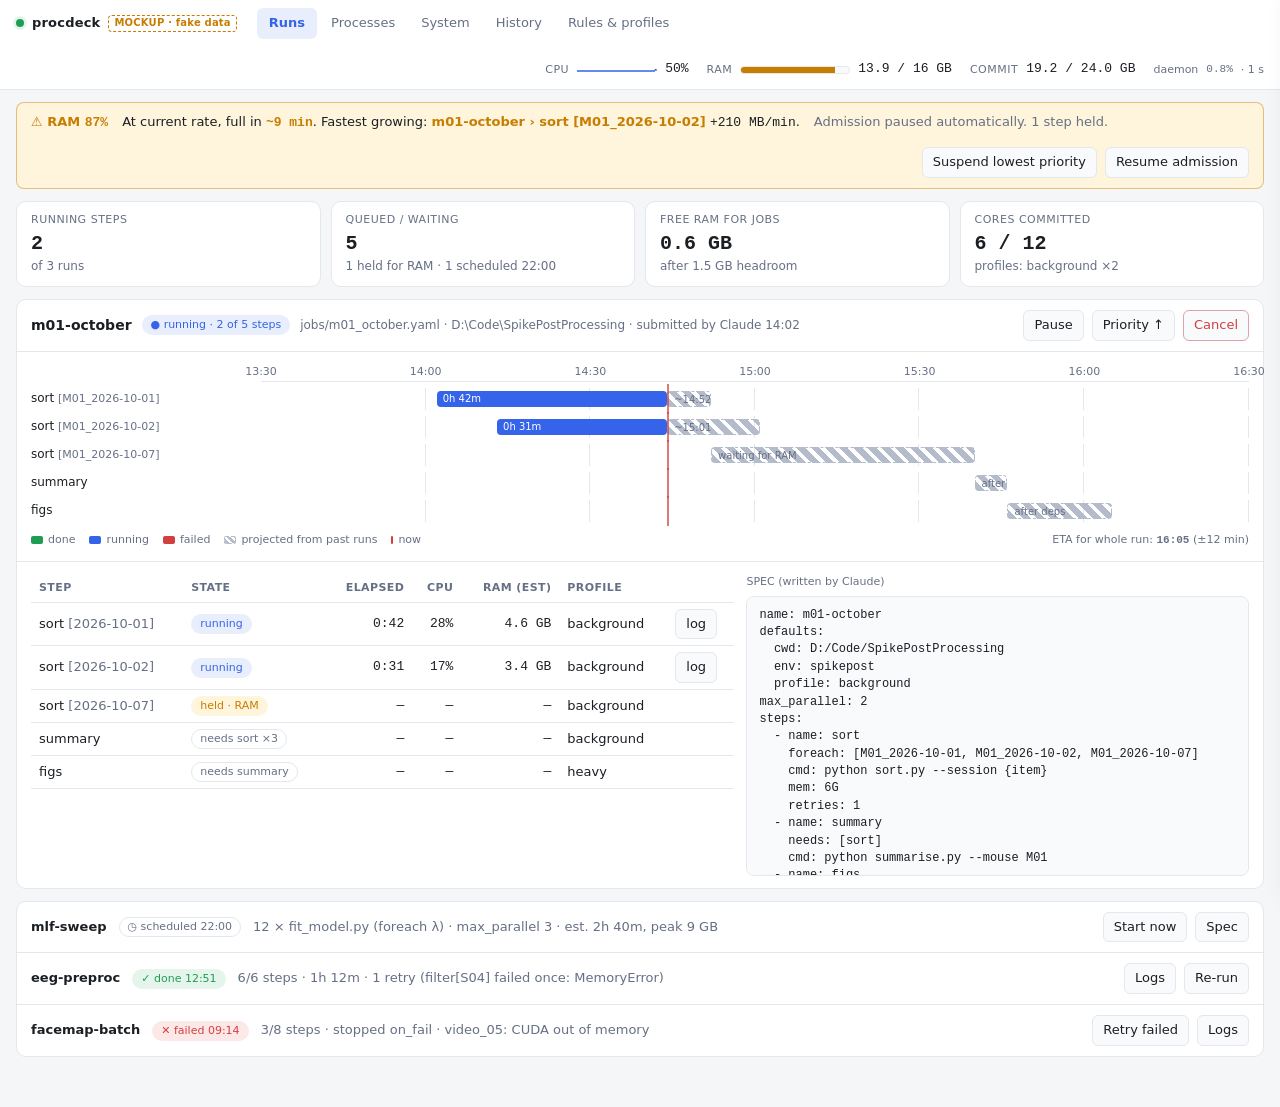
<file: mockup/index.html>
<!doctype html>
<html lang="en">
<head>
<meta charset="utf-8">
<meta name="viewport" content="width=device-width, initial-scale=1">
<title>procdeck (mockup)</title>
<style>
:root{
  --bg:#f5f6f8; --panel:#ffffff; --panel2:#f9fafb; --ink:#1b1f24; --muted:#667085; --line:#e4e7ec;
  --accent:#3563e9; --accent-soft:#e8eefc;
  --ok:#1f9d55; --ok-soft:#e5f5ec; --warn:#c77d00; --warn-soft:#fff4dc; --bad:#d23f3f; --bad-soft:#fde8e8;
  --idle:#8a94a6; --run:#3563e9; --queued:#b4bccb;
  --mono: ui-monospace, "Cascadia Mono", Consolas, monospace;
}
@media (prefers-color-scheme: dark){
  :root{
    --bg:#0d1014; --panel:#151a21; --panel2:#1a2029; --ink:#e6edf3; --muted:#8b949e; --line:#262d37;
    --accent:#6b93ff; --accent-soft:#1c2740;
    --ok:#3fb970; --ok-soft:#14291d; --warn:#e3a33a; --warn-soft:#2e2412; --bad:#f06464; --bad-soft:#331a1a;
    --idle:#7d8796; --run:#6b93ff; --queued:#4a5262;
  }
}
*{box-sizing:border-box}
body{margin:0;background:var(--bg);color:var(--ink);font:13px/1.45 system-ui,-apple-system,"Segoe UI",sans-serif}
.num{font-family:var(--mono);font-variant-numeric:tabular-nums}
.muted{color:var(--muted)}
button{font:inherit;color:inherit;background:var(--panel2);border:1px solid var(--line);border-radius:6px;padding:5px 10px;cursor:pointer}
button:hover{border-color:var(--accent)}
button.primary{background:var(--accent);border-color:var(--accent);color:#fff}
button.danger{color:var(--bad);border-color:color-mix(in srgb,var(--bad) 40%,var(--line))}
select,input[type=number]{font:inherit;color:inherit;background:var(--panel2);border:1px solid var(--line);border-radius:6px;padding:4px 6px}

/* header */
header{position:sticky;top:0;z-index:5;background:var(--panel);border-bottom:1px solid var(--line);display:flex;align-items:center;gap:20px;padding:8px 16px;flex-wrap:wrap}
.brand{font-weight:700;letter-spacing:.2px;display:flex;align-items:center;gap:8px}
.brand .dot{width:8px;height:8px;border-radius:50%;background:var(--ok);box-shadow:0 0 0 3px var(--ok-soft)}
nav{display:flex;gap:2px}
nav button{border:none;background:none;padding:6px 12px;border-radius:6px;color:var(--muted)}
nav button.on{background:var(--accent-soft);color:var(--accent);font-weight:600}
.hstats{margin-left:auto;display:flex;gap:18px;align-items:center;flex-wrap:wrap}
.hstat{display:flex;align-items:center;gap:8px}
.hstat .lbl{color:var(--muted);font-size:11px;text-transform:uppercase;letter-spacing:.5px}
.bar{width:110px;height:8px;background:var(--panel2);border:1px solid var(--line);border-radius:5px;overflow:hidden}
.bar>i{display:block;height:100%;background:var(--accent)}
.bar.warn>i{background:var(--warn)}
.bar.bad>i{background:var(--bad)}

/* alert */
.alert{margin:12px 16px 0;padding:10px 14px;border-radius:8px;background:var(--warn-soft);border:1px solid color-mix(in srgb,var(--warn) 45%,transparent);display:flex;gap:14px;align-items:center;flex-wrap:wrap}
.alert b{color:var(--warn)}
.alert .acts{margin-left:auto;display:flex;gap:8px}

main{padding:12px 16px 40px}
.tab{display:none}.tab.on{display:block}
.card{background:var(--panel);border:1px solid var(--line);border-radius:10px;margin-bottom:12px}
.card>.hd{display:flex;align-items:center;gap:10px;padding:10px 14px;border-bottom:1px solid var(--line);flex-wrap:wrap}
.card>.bd{padding:12px 14px}
.hd h2{font-size:14px;margin:0}
.pill{display:inline-flex;align-items:center;gap:5px;font-size:11px;padding:1px 8px;border-radius:999px;border:1px solid var(--line);white-space:nowrap}
.pill.run{color:var(--run);background:var(--accent-soft);border-color:transparent}
.pill.ok{color:var(--ok);background:var(--ok-soft);border-color:transparent}
.pill.warn{color:var(--warn);background:var(--warn-soft);border-color:transparent}
.pill.bad{color:var(--bad);background:var(--bad-soft);border-color:transparent}
.pill.q{color:var(--muted)}

/* admission strip */
.strip{display:grid;grid-template-columns:repeat(auto-fit,minmax(170px,1fr));gap:10px;margin-bottom:12px}
.kpi{background:var(--panel);border:1px solid var(--line);border-radius:10px;padding:10px 14px}
.kpi .lbl{font-size:11px;color:var(--muted);text-transform:uppercase;letter-spacing:.5px}
.kpi .v{font-size:20px;font-weight:600;margin-top:2px}
.kpi .s{font-size:12px;color:var(--muted)}

/* gantt */
.gantt{display:grid;grid-template-columns:230px 1fr;row-gap:6px;align-items:center}
.gantt .axis{grid-column:2;position:relative;height:18px;border-bottom:1px solid var(--line);font-size:11px;color:var(--muted)}
.gantt .axis span{position:absolute;transform:translateX(-50%)}
.gantt .lab{font-size:12px;white-space:nowrap;overflow:hidden;text-overflow:ellipsis;padding-right:10px}
.gantt .lab .sub{color:var(--muted);font-size:11px}
.track{position:relative;height:22px;background:repeating-linear-gradient(90deg,transparent 0 calc(16.66% - 1px),var(--line) calc(16.66% - 1px) 16.66%)}
.seg{position:absolute;top:3px;height:16px;border-radius:4px;font-size:10px;color:#fff;padding:0 6px;line-height:16px;white-space:nowrap;overflow:hidden}
.seg.done{background:var(--ok)}
.seg.run{background:var(--run)}
.seg.fail{background:var(--bad)}
.seg.proj{background:repeating-linear-gradient(45deg,var(--queued) 0 6px,transparent 6px 10px);color:var(--muted);border:1px dashed var(--queued)}
.now{position:absolute;top:-4px;bottom:-4px;width:2px;background:var(--bad);opacity:.7}
.legend{display:flex;gap:14px;font-size:11px;color:var(--muted);margin-top:10px;flex-wrap:wrap}
.legend i{display:inline-block;width:12px;height:8px;border-radius:2px;margin-right:5px;vertical-align:middle}

table{width:100%;border-collapse:collapse}
th{font-size:11px;text-transform:uppercase;letter-spacing:.4px;color:var(--muted);font-weight:600;text-align:left;padding:6px 8px;border-bottom:1px solid var(--line);white-space:nowrap}
td{padding:6px 8px;border-bottom:1px solid var(--line);vertical-align:middle;white-space:nowrap}
tr.child td{background:var(--panel2);font-size:12px}
tr.sel td{background:var(--accent-soft)}
tbody tr.prow{cursor:pointer}
tbody tr.prow:hover td{background:color-mix(in srgb,var(--accent-soft) 60%,transparent)}
td.r,th.r{text-align:right}
.tw{display:inline-block;width:14px;color:var(--muted)}
.lbl-main{font-weight:600}
.lbl-sub{color:var(--muted);font-size:11px;font-family:var(--mono)}
.spark{display:block}
.runs-list .row{display:flex;align-items:center;gap:12px;padding:10px 14px;border-top:1px solid var(--line);flex-wrap:wrap}
.runs-list .row:first-child{border-top:none}
pre.spec{margin:0;font-family:var(--mono);font-size:12px;background:var(--panel2);border:1px solid var(--line);border-radius:8px;padding:10px 12px;overflow:auto;max-height:280px}
.grid2{display:grid;grid-template-columns:1.4fr 1fr;gap:12px}
@media (max-width:1000px){.grid2{grid-template-columns:1fr}.gantt{grid-template-columns:150px 1fr}}

/* drawer */
.drawer{position:fixed;top:0;right:0;bottom:0;width:380px;max-width:100%;background:var(--panel);border-left:1px solid var(--line);box-shadow:-8px 0 24px rgba(0,0,0,.12);transform:translateX(105%);transition:transform .18s ease;z-index:10;display:flex;flex-direction:column}
.drawer.on{transform:none}
.drawer .hd{padding:14px 16px;border-bottom:1px solid var(--line);display:flex;gap:10px;align-items:flex-start}
.drawer .bd{padding:14px 16px;overflow:auto;flex:1}
.drawer h3{margin:0;font-size:14px}
.kv{display:grid;grid-template-columns:70px 1fr;gap:3px 10px;font-size:12px;margin-bottom:14px}
.kv div:nth-child(odd){color:var(--muted)}
.kv div:nth-child(even){font-family:var(--mono);word-break:break-all}
.ctl{margin:14px 0}
.ctl>label{display:block;font-size:11px;text-transform:uppercase;letter-spacing:.4px;color:var(--muted);margin-bottom:6px}
.cores{display:grid;grid-template-columns:repeat(6,1fr);gap:5px}
.cores button{padding:6px 0;font-family:var(--mono);font-size:11px}
.cores button.on{background:var(--accent);color:#fff;border-color:var(--accent)}
.seg-toggle{display:inline-flex;border:1px solid var(--line);border-radius:6px;overflow:hidden}
.seg-toggle button{border:none;border-radius:0}
.seg-toggle button.on{background:var(--accent-soft);color:var(--accent);font-weight:600}
input[type=range]{width:100%}
.note{font-size:11px;color:var(--muted);margin-top:4px}
.btnrow{display:flex;gap:8px;flex-wrap:wrap}

/* system */
.coregrid{display:grid;grid-template-columns:repeat(12,1fr);gap:6px;align-items:end;height:120px}
.corebar{background:var(--panel2);border:1px solid var(--line);border-radius:4px;height:100%;position:relative;overflow:hidden}
.corebar>i{position:absolute;left:0;right:0;bottom:0;background:var(--accent);transition:height .4s}
.corelbl{display:grid;grid-template-columns:repeat(12,1fr);gap:6px;font-size:10px;color:var(--muted);text-align:center;margin-top:4px}
.membar{display:flex;height:22px;border-radius:6px;overflow:hidden;border:1px solid var(--line)}
.membar>div{height:100%}
.hbars .r{display:grid;grid-template-columns:200px 1fr 70px;gap:10px;align-items:center;margin:5px 0;font-size:12px}
.hbars .r .t{height:10px;background:var(--panel2);border-radius:4px;overflow:hidden}
.hbars .r .t>i{display:block;height:100%;background:var(--accent)}
.toast{position:fixed;bottom:16px;left:50%;transform:translateX(-50%);background:var(--ink);color:var(--bg);padding:8px 14px;border-radius:8px;font-size:12px;opacity:0;transition:opacity .2s;pointer-events:none;z-index:20}
.toast.on{opacity:.95}
.mockbadge{font-size:10px;color:var(--warn);border:1px dashed var(--warn);border-radius:4px;padding:0 5px}
</style>
</head>
<body>

<header>
  <div class="brand"><span class="dot"></span>procdeck <span class="mockbadge">MOCKUP · fake data</span></div>
  <nav id="nav">
    <button data-tab="runs" class="on">Runs</button>
    <button data-tab="procs">Processes</button>
    <button data-tab="system">System</button>
    <button data-tab="history">History</button>
    <button data-tab="rules">Rules &amp; profiles</button>
  </nav>
  <div class="hstats">
    <div class="hstat"><span class="lbl">CPU</span><svg id="hcpuSpark" class="spark" width="80" height="22"></svg><span class="num" id="hcpu">--%</span></div>
    <div class="hstat"><span class="lbl">RAM</span><div class="bar warn" id="hramBar"><i style="width:86%"></i></div><span class="num" id="hram">--</span></div>
    <div class="hstat"><span class="lbl">Commit</span><span class="num" id="hcommit">19.2 / 24.0 GB</span></div>
    <div class="hstat muted" style="font-size:11px">daemon <span class="num" id="hdaemon">0.6%</span> · 1 s</div>
  </div>
</header>

<div class="alert" id="alert">
  <b>⚠ RAM <span class="num" id="aRam">86%</span></b>
  <span>At current rate, full in <b class="num" id="aEta">~6 min</b>. Fastest growing: <b>m01-october › sort [M01_2026-10-02]</b> <span class="num">+210 MB/min</span>.</span>
  <span class="muted">Admission paused automatically. 1 step held.</span>
  <div class="acts">
    <button data-toast="Would suspend the lowest-priority procdeck step (stops growth, doesn't free RAM)">Suspend lowest priority</button>
    <button data-toast="Would resume admitting queued steps">Resume admission</button>
  </div>
</div>

<main>
<!-- RUNS -->
<section class="tab on" id="tab-runs">
  <div class="strip">
    <div class="kpi"><div class="lbl">Running steps</div><div class="v num">2</div><div class="s">of 3 runs</div></div>
    <div class="kpi"><div class="lbl">Queued / waiting</div><div class="v num">5</div><div class="s">1 held for RAM · 1 scheduled 22:00</div></div>
    <div class="kpi"><div class="lbl">Free RAM for jobs</div><div class="v num" id="kFree">0.7 GB</div><div class="s">after 1.5 GB headroom</div></div>
    <div class="kpi"><div class="lbl">Cores committed</div><div class="v num">6 / 12</div><div class="s">profiles: background ×2</div></div>
  </div>

  <div class="card">
    <div class="hd">
      <h2>m01-october</h2>
      <span class="pill run">● running · 2 of 5 steps</span>
      <span class="muted" style="font-size:12px">jobs/m01_october.yaml · D:\Code\SpikePostProcessing · submitted by Claude 14:02</span>
      <div style="margin-left:auto" class="btnrow">
        <button data-toast="Would pause: no new steps start; running steps continue">Pause</button>
        <button data-toast="Would raise this run above others in the queue">Priority ↑</button>
        <button class="danger" data-toast="Would cancel the run and kill running step trees (asks to confirm)">Cancel</button>
      </div>
    </div>
    <div class="bd">
      <div class="gantt" id="gantt"></div>
      <div class="legend">
        <span><i style="background:var(--ok)"></i>done</span>
        <span><i style="background:var(--run)"></i>running</span>
        <span><i style="background:var(--bad)"></i>failed</span>
        <span><i style="background:repeating-linear-gradient(45deg,var(--queued) 0 3px,transparent 3px 5px);border:1px dashed var(--queued)"></i>projected from past runs</span>
        <span><i style="background:var(--bad);width:2px"></i>now</span>
        <span style="margin-left:auto">ETA for whole run: <b class="num">16:05</b> (±12 min)</span>
      </div>
    </div>
    <div class="bd" style="border-top:1px solid var(--line)">
      <div class="grid2">
        <div>
          <table>
            <thead><tr><th>Step</th><th>State</th><th class="r">Elapsed</th><th class="r">CPU</th><th class="r">RAM (est)</th><th>Profile</th><th></th></tr></thead>
            <tbody id="stepsBody"></tbody>
          </table>
        </div>
        <div>
          <div class="muted" style="font-size:11px;margin-bottom:6px">SPEC (written by Claude)</div>
<pre class="spec">name: m01-october
defaults:
  cwd: D:/Code/SpikePostProcessing
  env: spikepost
  profile: background
max_parallel: 2
steps:
  - name: sort
    foreach: [M01_2026-10-01, M01_2026-10-02, M01_2026-10-07]
    cmd: python sort.py --session {item}
    mem: 6G
    retries: 1
  - name: summary
    needs: [sort]
    cmd: python summarise.py --mouse M01
  - name: figs
    needs: [summary]
    cmd: matlab -batch "make_figs('M01')"
    profile: heavy</pre>
        </div>
      </div>
    </div>
  </div>

  <div class="card runs-list">
    <div class="row">
      <b>mlf-sweep</b><span class="pill q">◷ scheduled 22:00</span>
      <span class="muted">12 × fit_model.py (foreach λ) · max_parallel 3 · est. 2h 40m, peak 9 GB</span>
      <span style="margin-left:auto" class="btnrow"><button data-toast="Would start as soon as admission allows">Start now</button><button data-toast="Would open the spec">Spec</button></span>
    </div>
    <div class="row">
      <b>eeg-preproc</b><span class="pill ok">✓ done 12:51</span>
      <span class="muted">6/6 steps · 1h 12m · 1 retry (filter[S04] failed once: MemoryError)</span>
      <span style="margin-left:auto" class="btnrow"><button data-toast="Would show logs for each step">Logs</button><button data-toast="Would re-submit the same spec">Re-run</button></span>
    </div>
    <div class="row">
      <b>facemap-batch</b><span class="pill bad">✕ failed 09:14</span>
      <span class="muted">3/8 steps · stopped on_fail · video_05: CUDA out of memory</span>
      <span style="margin-left:auto" class="btnrow"><button data-toast="Would retry only the failed and not-yet-run steps">Retry failed</button><button data-toast="Would show the failing step's log tail">Logs</button></span>
    </div>
  </div>
</section>

<!-- PROCESSES -->
<section class="tab" id="tab-procs">
  <div class="card">
    <div class="hd">
      <h2>Processes</h2><span class="muted" style="font-size:12px">grouped by job tree · labelled by script + folder · click a row to steer</span>
      <div style="margin-left:auto" class="btnrow">
        <button data-toast="Filter: only flagged processes">⚑ Flagged (3)</button>
        <button data-toast="Filter: only procdeck-managed jobs">Managed</button>
        <select><option>Sort: RAM</option><option>Sort: CPU</option><option>Sort: name</option></select>
      </div>
    </div>
    <div style="overflow:auto">
      <table>
        <thead><tr><th>Job / process</th><th class="r">PID</th><th class="r">CPU</th><th>last 60 s</th><th class="r">RAM</th><th class="r">Thr</th><th>Priority</th><th>Cores</th><th>Flags</th></tr></thead>
        <tbody id="procBody"></tbody>
      </table>
    </div>
  </div>
</section>

<!-- SYSTEM -->
<section class="tab" id="tab-system">
  <div class="grid2">
    <div class="card"><div class="hd"><h2>CPU per logical core</h2><span class="muted" style="font-size:12px">i7-8700 · 6C / 12T</span></div>
      <div class="bd"><div class="coregrid" id="coregrid"></div><div class="corelbl" id="corelbl"></div></div></div>
    <div class="card"><div class="hd"><h2>Memory</h2><span class="muted num" style="font-size:12px">16 GB</span></div>
      <div class="bd">
        <div class="membar">
          <div style="width:72%;background:var(--accent)" title="in use"></div>
          <div style="width:14%;background:color-mix(in srgb,var(--accent) 40%,transparent)" title="modified / standby"></div>
          <div style="flex:1;background:var(--panel2)" title="free"></div>
        </div>
        <div class="legend"><span><i style="background:var(--accent)"></i>in use 11.5 GB</span><span><i style="background:color-mix(in srgb,var(--accent) 40%,transparent)"></i>cached 2.3 GB</span><span><i style="background:var(--panel2);border:1px solid var(--line)"></i>free 2.2 GB</span><span>commit 19.2 / 24.0 GB</span><span>pagefile 3.1 GB used</span></div>
        <div class="hbars" style="margin-top:14px" id="topram"></div>
      </div></div>
  </div>
  <div class="card"><div class="hd"><h2>Last 10 minutes</h2><span class="legend" style="margin:0"><span><i style="background:var(--accent)"></i>CPU %</span><span><i style="background:var(--warn)"></i>RAM %</span></span></div>
    <div class="bd"><svg id="sysChart" width="100%" height="160" viewBox="0 0 600 160" preserveAspectRatio="none"></svg></div></div>
</section>

<section class="tab" id="tab-history">
  <div class="card"><div class="hd"><h2>History</h2></div><div class="bd muted">
    Zoomable CPU/RAM charts over hours and days (SQLite, 5 s resolution), per job and system. Includes a per-script table:
    <table style="margin-top:10px;color:var(--ink)"><thead><tr><th>Script</th><th class="r">Runs</th><th class="r">Median time</th><th class="r">Peak RAM</th><th class="r">CPU-hours</th></tr></thead>
    <tbody>
      <tr><td>SpikePostProcessing / sort.py</td><td class="r num">23</td><td class="r num">48 min</td><td class="r num">6.4 GB</td><td class="r num">9.1</td></tr>
      <tr><td>SpikePostProcessing / summarise.py</td><td class="r num">7</td><td class="r num">6 min</td><td class="r num">2.1 GB</td><td class="r num">0.3</td></tr>
      <tr><td>MLF / fit_model.py</td><td class="r num">41</td><td class="r num">13 min</td><td class="r num">3.0 GB</td><td class="r num">11.7</td></tr>
    </tbody></table>
    <p>These numbers feed the <code>mem:</code> defaults and the projected bars in the Runs Gantt.</p>
  </div></div>
</section>

<section class="tab" id="tab-rules">
  <div class="grid2">
    <div class="card"><div class="hd"><h2>Profiles</h2></div><div class="bd">
<pre class="spec">heavy:
  cores: 0-9          # leave 2 threads for the desktop
  cpu_weight: 8
  priority: normal
background:
  cores: 0-5
  cpu_weight: 2
  priority: below_normal
  threads: 6          # OMP/MKL/NUMBA/LOKY + PROCDECK_WORKERS
tiny:
  cores: 0-1
  priority: idle</pre></div></div>
    <div class="card"><div class="hd"><h2>Rules</h2><span class="muted" style="font-size:12px">applied when a matching process starts</span></div><div class="bd">
<pre class="spec">- match: {exe: MATLAB.exe, not_managed: true}
  set: {priority: below_normal}
- match: {exe: python.exe, cwd: "D:/Code/*", cmd: "*loky*"}
  set: {profile: background}
- match: {exe: chrome.exe}
  set: {efficiency_mode: true}

alerts:
  ram_warn: 85%
  ram_critical: 93%
  on_critical: [pause_admission]   # + suspend_lowest (opt-in)
  idle_hog: {cpu_below: 1%, for: 30m, ram_above: 1G}</pre></div></div>
  </div>
</section>
</main>

<!-- steer drawer -->
<aside class="drawer" id="drawer">
  <div class="hd">
    <div style="flex:1;min-width:0"><h3 id="dTitle">—</h3><div class="lbl-sub" id="dExe"></div></div>
    <button id="dClose">✕</button>
  </div>
  <div class="bd">
    <div class="kv" id="dKv"></div>
    <div class="ctl"><label>Priority</label>
      <select id="dPri"><option>Idle</option><option>Below normal</option><option>Normal</option><option>Above normal</option><option>High</option></select>
    </div>
    <div class="ctl"><label>Cores (applies to whole tree)</label>
      <div class="cores" id="dCores"></div>
      <div class="note">Pinning doesn't change how many workers the job spawned; they share the selected cores.</div>
    </div>
    <div class="ctl"><label>CPU share</label>
      <div class="seg-toggle" id="dMode"><button class="on" data-m="weight">Weight</button><button data-m="cap">Hard cap</button><button data-m="none">None</button></div>
      <div style="display:flex;gap:10px;align-items:center;margin-top:8px"><input type="range" id="dShare" min="1" max="9" value="3"><span class="num" id="dShareV" style="width:60px;text-align:right">3 / 9</span></div>
      <div class="note" id="dShareNote">Relative to other jobs: weight 8 gets ~4× the CPU of weight 2 when both are busy.</div>
    </div>
    <div class="ctl"><label>Memory</label>
      <div style="display:flex;gap:8px;align-items:center">warn at <input type="number" value="8" style="width:60px"> GB
        <label style="display:flex;gap:4px;align-items:center;text-transform:none;letter-spacing:0;color:var(--ink);font-size:12px;margin:0"><input type="checkbox"> hard cap</label></div>
      <div class="note">A hard cap makes the job crash with MemoryError when it hits the cap.</div>
    </div>
    <div class="btnrow" style="margin-top:18px">
      <button class="primary" data-toast="Would apply priority / cores / CPU share to the process tree">Apply to tree</button>
      <button data-toast="Would suspend every thread in the tree">Suspend</button>
      <button class="danger" data-toast="Would kill the whole tree (asks to confirm)">Kill tree</button>
    </div>
  </div>
</aside>
<div class="toast" id="toast"></div>

<script>
// ---------- fake data ----------
const rnd=(a,b)=>a+Math.random()*(b-a), clamp=(x,a,b)=>Math.max(a,Math.min(b,x));
const hist=n=>Array.from({length:60},()=>n);
const procs=[
 {id:'s1',label:'m01-october › sort [M01_2026-10-01]',managed:true,exe:'python.exe sort.py --session M01_2026-10-01',pid:18244,cpu:10,ram:2.6,thr:22,pri:'Below normal',cores:[0,1,2,3,4,5],flags:[],cwd:'D:\\Code\\SpikePostProcessing',env:'spikepost',started:'14:02',grow:0.001,
  kids:[{label:'loky worker',pid:18530,cpu:4,ram:0.5},{label:'loky worker',pid:18534,cpu:4,ram:0.5},{label:'loky worker',pid:18540,cpu:4,ram:0.5},{label:'loky worker',pid:18552,cpu:4,ram:0.5}]},
 {id:'s2',label:'m01-october › sort [M01_2026-10-02]',managed:true,exe:'python.exe sort.py --session M01_2026-10-02',pid:20412,cpu:8,ram:2.4,thr:21,pri:'Below normal',cores:[0,1,2,3,4,5],flags:[],cwd:'D:\\Code\\SpikePostProcessing',env:'spikepost',started:'14:13',grow:0.0035,
  kids:[{label:'loky worker',pid:20660,cpu:5,ram:0.5},{label:'loky worker',pid:20664,cpu:5,ram:0.5}]},
 {id:'m1',label:'MATLAB R2025b (desktop)',exe:'MATLAB.exe',pid:9120,cpu:0.4,ram:1.4,thr:96,pri:'Normal',cores:[...Array(12).keys()],flags:['idle'],cwd:'D:\\Code\\VisualResponseAnalysis',env:'—',started:'09:31',idleFor:'47 min'},
 {id:'o1',label:'multi-area-analysis › fit_glm.py (loky worker)',exe:'python.exe -m joblib.externals.loky…',pid:7764,cpu:0,ram:0.9,thr:9,pri:'Normal',cores:[...Array(12).keys()],flags:['orphan'],cwd:'D:\\Code\\multi-area-analysis',env:'manifolds',started:'yesterday 18:20',parent:'PID 7120 (exited)'},
 {id:'c1',label:'Chrome',exe:'chrome.exe ×38',pid:4410,cpu:3,ram:1.3,thr:612,pri:'Normal',cores:[...Array(12).keys()],flags:[],cwd:'—',env:'—',started:'08:55'},
 {id:'t1',label:'Microsoft Teams',exe:'ms-teams.exe ×6',pid:11872,cpu:0,ram:0.5,thr:140,pri:'Normal',cores:[...Array(12).keys()],flags:['hung'],cwd:'—',env:'—',started:'08:56',hungFor:'2 min'},
 {id:'v1',label:'VS Code',exe:'Code.exe ×14',pid:3388,cpu:2,ram:0.8,thr:290,pri:'Normal',cores:[...Array(12).keys()],flags:[],cwd:'—',env:'—',started:'09:02'},
 {id:'sy',label:'System & services',exe:'64 processes',pid:'—',cpu:2,ram:0.6,thr:2100,pri:'—',cores:[...Array(12).keys()],flags:[],cwd:'—',env:'—',started:'boot'},
];
procs.forEach(p=>{p.ram0=p.ram;p.cpu0=p.cpu;p.h=hist(p.cpu+(p.kids||[]).reduce((s,k)=>s+k.cpu,0)); p.share=p.managed?2:5; p.mode='weight';});
const FLAG={idle:['warn','idle hog'],orphan:['bad','orphaned'],hung:['bad','not responding']};
const expanded=new Set(['s1']); let selected=null;
const totCpu=p=>p.cpu+(p.kids||[]).reduce((s,k)=>s+k.cpu,0);
const totRam=p=>p.ram+(p.kids||[]).reduce((s,k)=>s+k.ram,0);
const coresTxt=c=>c.length===12?'all':(c.length&&c.every((v,i)=>i===0||v===c[i-1]+1)?`${c[0]}–${c[c.length-1]}`:c.join(','));

function spark(arr,w=90,h=20,color='var(--accent)',max=100){
  const pts=arr.map((v,i)=>`${(i/(arr.length-1)*w).toFixed(1)},${(h-1-clamp(v/max,0,1)*(h-2)).toFixed(1)}`).join(' ');
  return `<svg class="spark" width="${w}" height="${h}"><polyline fill="none" stroke="${color}" stroke-width="1.3" points="${pts}"/></svg>`;
}

// ---------- processes tab ----------
function renderProcs(){
  const rows=[...procs].sort((a,b)=>totRam(b)-totRam(a)).map(p=>{
    const kids=p.kids||[]; const ex=expanded.has(p.id);
    const fl=p.flags.map(f=>`<span class="pill ${FLAG[f][0]}">${FLAG[f][1]}</span>`).join(' ')+(p.managed?' <span class="pill run">procdeck</span>':'');
    let h=`<tr class="prow ${selected===p.id?'sel':''}" data-id="${p.id}">
      <td><span class="tw" data-tw="${p.id}">${kids.length?(ex?'▾':'▸'):''}</span><span class="lbl-main">${p.label}</span>${kids.length?` <span class="muted">+${kids.length}</span>`:''}<div class="lbl-sub" style="margin-left:14px">${p.exe}</div></td>
      <td class="r num muted">${p.pid}</td><td class="r num">${totCpu(p).toFixed(1)}%</td><td>${spark(p.h)}</td>
      <td class="r num">${totRam(p).toFixed(1)} GB</td><td class="r num muted">${p.thr}</td><td>${p.pri}</td><td class="num">${coresTxt(p.cores)}</td><td>${fl}</td></tr>`;
    if(ex) kids.forEach(k=>{h+=`<tr class="child"><td style="padding-left:34px">${k.label}</td><td class="r num muted">${k.pid}</td><td class="r num">${k.cpu.toFixed(1)}%</td><td></td><td class="r num">${k.ram.toFixed(1)} GB</td><td></td><td class="muted">inherits</td><td class="muted">inherits</td><td></td></tr>`});
    return h;}).join('');
  document.getElementById('procBody').innerHTML=rows;
}
// pointerdown, not click: the table re-renders every second, which would swallow clicks
document.getElementById('procBody').addEventListener('pointerdown',e=>{
  const tw=e.target.closest('[data-tw]');
  if(tw){const id=tw.dataset.tw; expanded.has(id)?expanded.delete(id):expanded.add(id); renderProcs(); return;}
  const tr=e.target.closest('tr.prow'); if(tr) openDrawer(tr.dataset.id);
});

// ---------- drawer ----------
function openDrawer(id){
  const p=procs.find(x=>x.id===id); selected=id;
  document.getElementById('dTitle').textContent=p.label;
  document.getElementById('dExe').textContent=p.exe;
  const kv=[['PID',p.pid],['Folder',p.cwd],['Env',p.env],['Started',p.started],['Tree',`${1+(p.kids||[]).length} processes · ${totRam(p).toFixed(1)} GB`]];
  if(p.parent) kv.push(['Parent',p.parent]); if(p.idleFor) kv.push(['Idle',p.idleFor+' at <1% CPU']); if(p.hungFor) kv.push(['Hung','window not responding for '+p.hungFor]);
  document.getElementById('dKv').innerHTML=kv.map(([k,v])=>`<div>${k}</div><div>${v}</div>`).join('');
  document.getElementById('dPri').value=p.pri==='—'?'Normal':p.pri;
  document.getElementById('dCores').innerHTML=[...Array(12).keys()].map(i=>`<button class="${p.cores.includes(i)?'on':''}" data-c="${i}">${i}</button>`).join('');
  const share=p.share; setMode(p.mode); document.getElementById('dShare').value=share; shareLabel();
  document.getElementById('drawer').classList.add('on'); renderProcs();
}
document.getElementById('dClose').onclick=()=>{document.getElementById('drawer').classList.remove('on');selected=null;renderProcs();};
document.getElementById('dCores').addEventListener('click',e=>{const b=e.target.closest('button');if(!b)return;b.classList.toggle('on');
  const p=procs.find(x=>x.id===selected); p.cores=[...document.querySelectorAll('#dCores button.on')].map(x=>+x.dataset.c);});
let mode='weight';
function setMode(m){mode=m;document.querySelectorAll('#dMode button').forEach(b=>b.classList.toggle('on',b.dataset.m===m));
  const s=document.getElementById('dShare'); s.disabled=m==='none';
  if(m==='cap'){s.min=5;s.max=100;s.step=5;} else {s.min=1;s.max=9;s.step=1;} shareLabel();}
function shareLabel(){const v=document.getElementById('dShare').value;
  document.getElementById('dShareV').textContent=mode==='weight'?`${v} / 9`:mode==='cap'?`${v}%`:'—';
  document.getElementById('dShareNote').textContent=mode==='weight'?'Relative to other jobs: weight 8 gets ~4× the CPU of weight 2 when both are busy. Idle CPU is still used.':mode==='cap'?'Hard ceiling as % of the whole machine, even if the CPU is otherwise idle.':'No CPU share limit.';
  const p=procs.find(x=>x.id===selected); if(p){p.mode=mode;p.share=+v;}}
document.getElementById('dMode').addEventListener('click',e=>{const b=e.target.closest('button');if(b)setMode(b.dataset.m);});
document.getElementById('dShare').oninput=shareLabel;

// ---------- runs tab ----------
const T0=13*60+30, T1=16*60+30, NOW=14*60+44; // minutes
const pct=m=>((m-T0)/(T1-T0)*100);
const steps=[
 {name:'sort',item:'M01_2026-10-01',st:'run',start:14*60+2,end:NOW,proj:14*60+52,cpu:'s1',mem:'6.0 GB (hist 6.4)'},
 {name:'sort',item:'M01_2026-10-02',st:'run',start:14*60+13,end:NOW,proj:15*60+1,cpu:'s2',mem:'6.0 GB (hist 6.4)'},
 {name:'sort',item:'M01_2026-10-07',st:'held',start:14*60+52,proj:15*60+40,why:'held: needs 6.0 GB, 0.7 GB free'},
 {name:'summary',st:'wait',start:15*60+40,proj:15*60+46,why:'needs sort ×3'},
 {name:'figs',st:'wait',start:15*60+46,proj:16*60+5,why:'needs summary',profile:'heavy'},
];
function hm(m){return `${Math.floor(m/60)}:${String(Math.round(m%60)).padStart(2,'0')}`}
function renderGantt(){
  let h=`<div></div><div class="axis">${[0,1,2,3,4,5,6].map(i=>`<span style="left:${i/6*100}%">${hm(T0+i*30)}</span>`).join('')}</div>`;
  steps.forEach(s=>{
    const lab=`<div class="lab">${s.name}${s.item?` <span class="sub">[${s.item}]</span>`:''}</div>`;
    let segs='';
    if(s.st==='run'){segs+=`<div class="seg run" style="left:${pct(s.start)}%;width:${pct(NOW)-pct(s.start)}%">${hm(NOW-s.start).replace(':','h ')}m</div>`;
      segs+=`<div class="seg proj" style="left:${pct(NOW)}%;width:${pct(s.proj)-pct(NOW)}%">~${hm(s.proj)}</div>`;}
    else segs+=`<div class="seg proj" style="left:${pct(s.start)}%;width:${pct(s.proj)-pct(s.start)}%">${s.st==='held'?'waiting for RAM':'after deps'}</div>`;
    h+=lab+`<div class="track">${segs}<div class="now" style="left:${pct(NOW)}%"></div></div>`;
  });
  document.getElementById('gantt').innerHTML=h;
}
function renderSteps(){
  document.getElementById('stepsBody').innerHTML=steps.map(s=>{
    const p=s.cpu&&procs.find(x=>x.id===s.cpu);
    const state=s.st==='run'?'<span class="pill run">running</span>':s.st==='held'?`<span class="pill warn" title="${s.why}">held · RAM</span>`:`<span class="pill q">${s.why}</span>`;
    return `<tr><td>${s.name}${s.item?` <span class="muted">[${s.item.slice(4)}]</span>`:''}</td><td>${state}</td>
      <td class="r num">${s.st==='run'?hm(NOW-s.start):'—'}</td><td class="r num">${p?totCpu(p).toFixed(0)+'%':'—'}</td>
      <td class="r num">${p?totRam(p).toFixed(1)+' GB':(s.mem||'—')}</td><td>${s.profile||'background'}</td>
      <td>${s.st==='run'?'<button data-toast="Would open the live log tail">log</button>':''}</td></tr>`;}).join('');
}

// ---------- system tab ----------
let cores=Array.from({length:12},()=>rnd(10,60)); const sysCpu=hist(45), sysRam=hist(84);
function renderSystem(){
  document.getElementById('coregrid').innerHTML=cores.map(c=>`<div class="corebar"><i style="height:${c}%"></i></div>`).join('');
  document.getElementById('corelbl').innerHTML=cores.map((c,i)=>`<div>${i}<br><span class="num">${c.toFixed(0)}%</span></div>`).join('');
  const top=[...procs].sort((a,b)=>totRam(b)-totRam(a)).slice(0,6);
  document.getElementById('topram').innerHTML=top.map(p=>`<div class="r"><span style="overflow:hidden;text-overflow:ellipsis;white-space:nowrap">${p.label}</span><div class="t"><i style="width:${totRam(p)/16*100*3}%"></i></div><span class="num r">${totRam(p).toFixed(1)} GB</span></div>`).join('');
  const line=(arr,c)=>`<polyline fill="none" stroke="${c}" stroke-width="2" vector-effect="non-scaling-stroke" points="${arr.map((v,i)=>`${i/(arr.length-1)*600},${160-v/100*150}`).join(' ')}"/>`;
  document.getElementById('sysChart').innerHTML=`<line x1="0" x2="600" y1="${160-85*1.5}" y2="${160-85*1.5}" stroke="var(--warn)" stroke-dasharray="4 4" vector-effect="non-scaling-stroke" opacity=".6"/>`+line(sysCpu,'var(--accent)')+line(sysRam,'var(--warn)');
}

// ---------- header + live tick ----------
function tick(){
  procs.forEach(p=>{
    if(p.flags.includes('idle')||p.flags.includes('orphan')||p.flags.includes('hung')) p.cpu=clamp(p.cpu+rnd(-.2,.2),0,1);
    else p.cpu=clamp(p.cpu+rnd(-1.5,1.5),Math.max(0.5,p.cpu0-4),p.cpu0+4);
    (p.kids||[]).forEach(k=>{k.cpu=clamp(k.cpu+rnd(-1,1),2,7)});
    if(p.grow){p.ram+=p.grow*rnd(0,2); if(p.ram>p.ram0+0.8) p.ram=p.ram0;}
    p.h.push(totCpu(p)); p.h.shift();
  });
  const cpu=clamp(procs.reduce((s,p)=>s+totCpu(p),0),0,100);
  const ram=procs.reduce((s,p)=>s+totRam(p),0)+0.4;
  const ramPct=ram/16*100;
  cores=cores.map(c=>clamp(c+rnd(-12,12),3,100));
  sysCpu.push(cpu);sysCpu.shift(); sysRam.push(ramPct);sysRam.shift();
  document.getElementById('hcpu').textContent=cpu.toFixed(0)+'%';
  document.getElementById('hcpuSpark').innerHTML=spark(sysCpu,80,22).replace(/^<svg[^>]*>|<\/svg>$/g,'');
  document.getElementById('hram').textContent=`${ram.toFixed(1)} / 16 GB`;
  const rb=document.getElementById('hramBar'); rb.firstElementChild.style.width=ramPct+'%'; rb.className='bar '+(ramPct>93?'bad':ramPct>85?'warn':'');
  document.getElementById('aRam').textContent=ramPct.toFixed(0)+'%';
  const freeMin=Math.max(1,Math.round((16-ram)/0.21*0.9)); document.getElementById('aEta').textContent=`~${freeMin} min`;
  document.getElementById('kFree').textContent=Math.max(0,16-ram-1.5).toFixed(1)+' GB';
  document.getElementById('hdaemon').textContent=rnd(.3,.9).toFixed(1)+'%';
  if(document.getElementById('tab-procs').classList.contains('on')) renderProcs();
  if(document.getElementById('tab-system').classList.contains('on')) renderSystem();
  if(document.getElementById('tab-runs').classList.contains('on')) renderSteps();
}

// ---------- nav + toasts ----------
document.getElementById('nav').addEventListener('click',e=>{const b=e.target.closest('button');if(!b)return;
  document.querySelectorAll('#nav button').forEach(x=>x.classList.toggle('on',x===b));
  document.querySelectorAll('.tab').forEach(t=>t.classList.toggle('on',t.id==='tab-'+b.dataset.tab));
  ({procs:renderProcs,system:renderSystem,runs:()=>{renderGantt();renderSteps();}})[b.dataset.tab]?.();});
let tt; document.addEventListener('click',e=>{const b=e.target.closest('[data-toast]');if(!b)return;
  const t=document.getElementById('toast');t.textContent='Mockup: '+b.dataset.toast;t.classList.add('on');clearTimeout(tt);tt=setTimeout(()=>t.classList.remove('on'),2600);});

renderGantt(); renderSteps(); tick(); setInterval(tick,1000);
</script>
</body>
</html>
</file>
